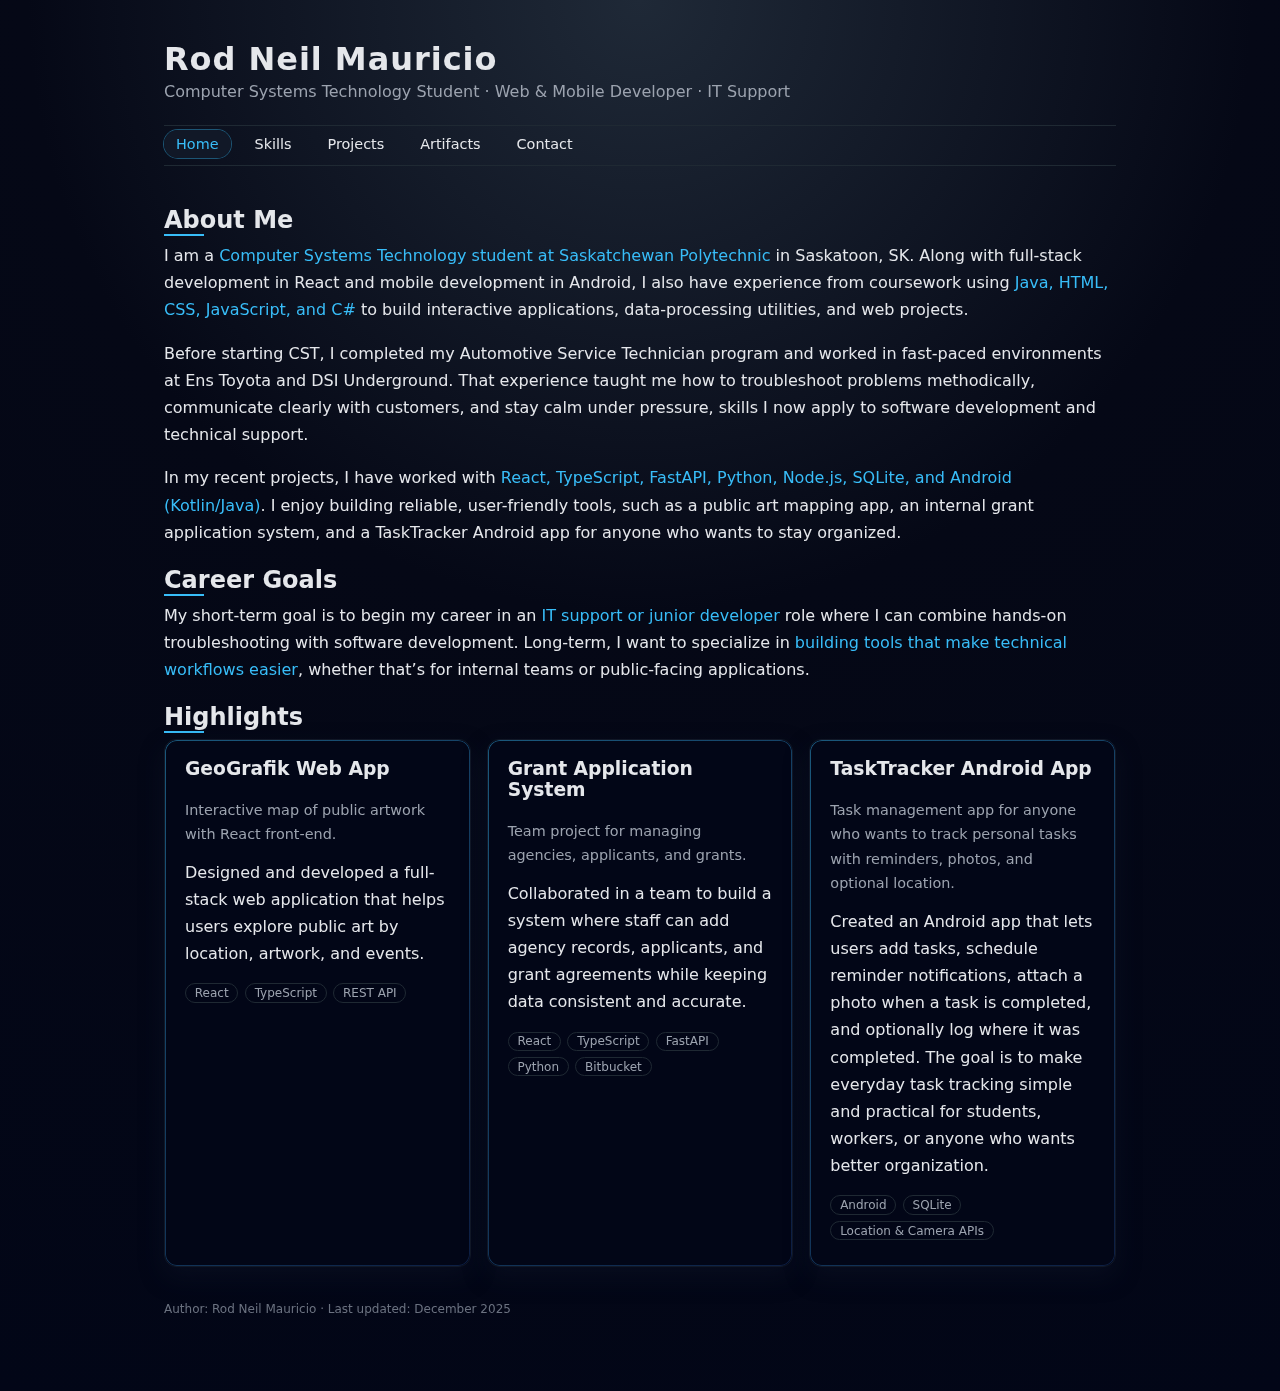
<file: index.html>
<!DOCTYPE html>
<html lang="en">
<head>
    <meta charset="UTF-8" />
    <title>Home · Rod Neil Mauricio</title>
    <link rel="stylesheet" href="assets/style.css" />
</head>
<body>
<div class="site-wrapper">
    <!-- Header + nav -->
    <header>
        <div class="site-title">Rod Neil Mauricio</div>
        <div class="site-tagline">
            Computer Systems Technology Student · Web & Mobile Developer · IT Support
        </div>
    </header>

    <nav>
        <ul>
            <li><a href="index.html" class="active">Home</a></li>
            <li><a href="skills.html">Skills</a></li>
            <li><a href="projects.html">Projects</a></li>
            <li><a href="artifacts.html">Artifacts</a></li>
            <li><a href="contact.html">Contact</a></li>
        </ul>
    </nav>

    <main>
        <section>
            <h1 class="section-heading">About Me</h1>
            <p>
                I am a <span class="highlight">Computer Systems Technology student at Saskatchewan Polytechnic</span>
                in Saskatoon, SK. Along with full-stack development in React and mobile development in Android,
                I also have experience from coursework using <span class="highlight">Java, HTML, CSS, JavaScript, and C#</span>
                to build interactive applications, data-processing utilities, and web projects.
            </p>

            <p>
                Before starting CST, I completed my Automotive Service Technician program and worked in
                fast-paced environments at Ens Toyota and DSI Underground. That experience taught me how
                to troubleshoot problems methodically, communicate clearly with customers, and stay calm
                under pressure, skills I now apply to software development and technical support.
            </p>
            <p>
                In my recent projects, I have worked with <span class="highlight">React, TypeScript, FastAPI, 
                Python, Node.js, SQLite, and Android (Kotlin/Java)</span>. I enjoy building reliable, user-friendly tools,
                such as a public art mapping app, an internal grant application system, and a TaskTracker Android 
                app for anyone who wants to stay organized.
            </p>
        </section>

        <section>
            <h2 class="section-heading">Career Goals</h2>
            <p>
                My short-term goal is to begin my career in an <span class="highlight">IT support or junior developer</span>
                role where I can combine hands-on troubleshooting with software development. Long-term, I
                want to specialize in <span class="highlight">building tools that make technical workflows easier</span>,
                whether that’s for internal teams or public-facing applications.
            </p>
        </section>

        <section>
            <h2 class="section-heading">Highlights</h2>
            <div class="card-grid">
                <article class="card">
                    <h3>GeoGrafik Web App</h3>
                    <p class="card-tagline">Interactive map of public artwork with React front-end.</p>
                    <p>
                        Designed and developed a full-stack web application that helps users explore public
                        art by location, artwork, and events.
                    </p>
                    <div class="badge-row">
                        <span class="badge">React</span>
                        <span class="badge">TypeScript</span>
                        <span class="badge">REST API</span>
                    </div>
                </article>

                <article class="card">
                    <h3>Grant Application System</h3>
                    <p class="card-tagline">Team project for managing agencies, applicants, and grants.</p>
                    <p>
                        Collaborated in a team to build a system where staff can add agency records,
                        applicants, and grant agreements while keeping data consistent and accurate.
                    </p>
                    <div class="badge-row">
                        <span class="badge">React</span>
                        <span class="badge">TypeScript</span>
                        <span class="badge">FastAPI</span>
                        <span class="badge">Python</span>
                        <span class="badge">Bitbucket</span>
                    </div>
                </article>

                <article class="card">
                    <h3>TaskTracker Android App</h3>
                    <p class="card-tagline">
                        Task management app for anyone who wants to track personal tasks with reminders, photos, and optional location.
                    </p>
                    <p>
                        Created an Android app that lets users add tasks, schedule reminder notifications, attach a photo when a task is
                        completed, and optionally log where it was completed. The goal is to make everyday task tracking simple and
                        practical for students, workers, or anyone who wants better organization.
                    </p>
                    <div class="badge-row">
                        <span class="badge">Android</span>
                        <span class="badge">SQLite</span>
                        <span class="badge">Location & Camera APIs</span>
                    </div>
                </article>
            </div>
        </section>

        <p class="meta">
            Author: Rod Neil Mauricio · Last updated: December 2025
        </p>
    </main>
</div>
</body>
</html>
</file>
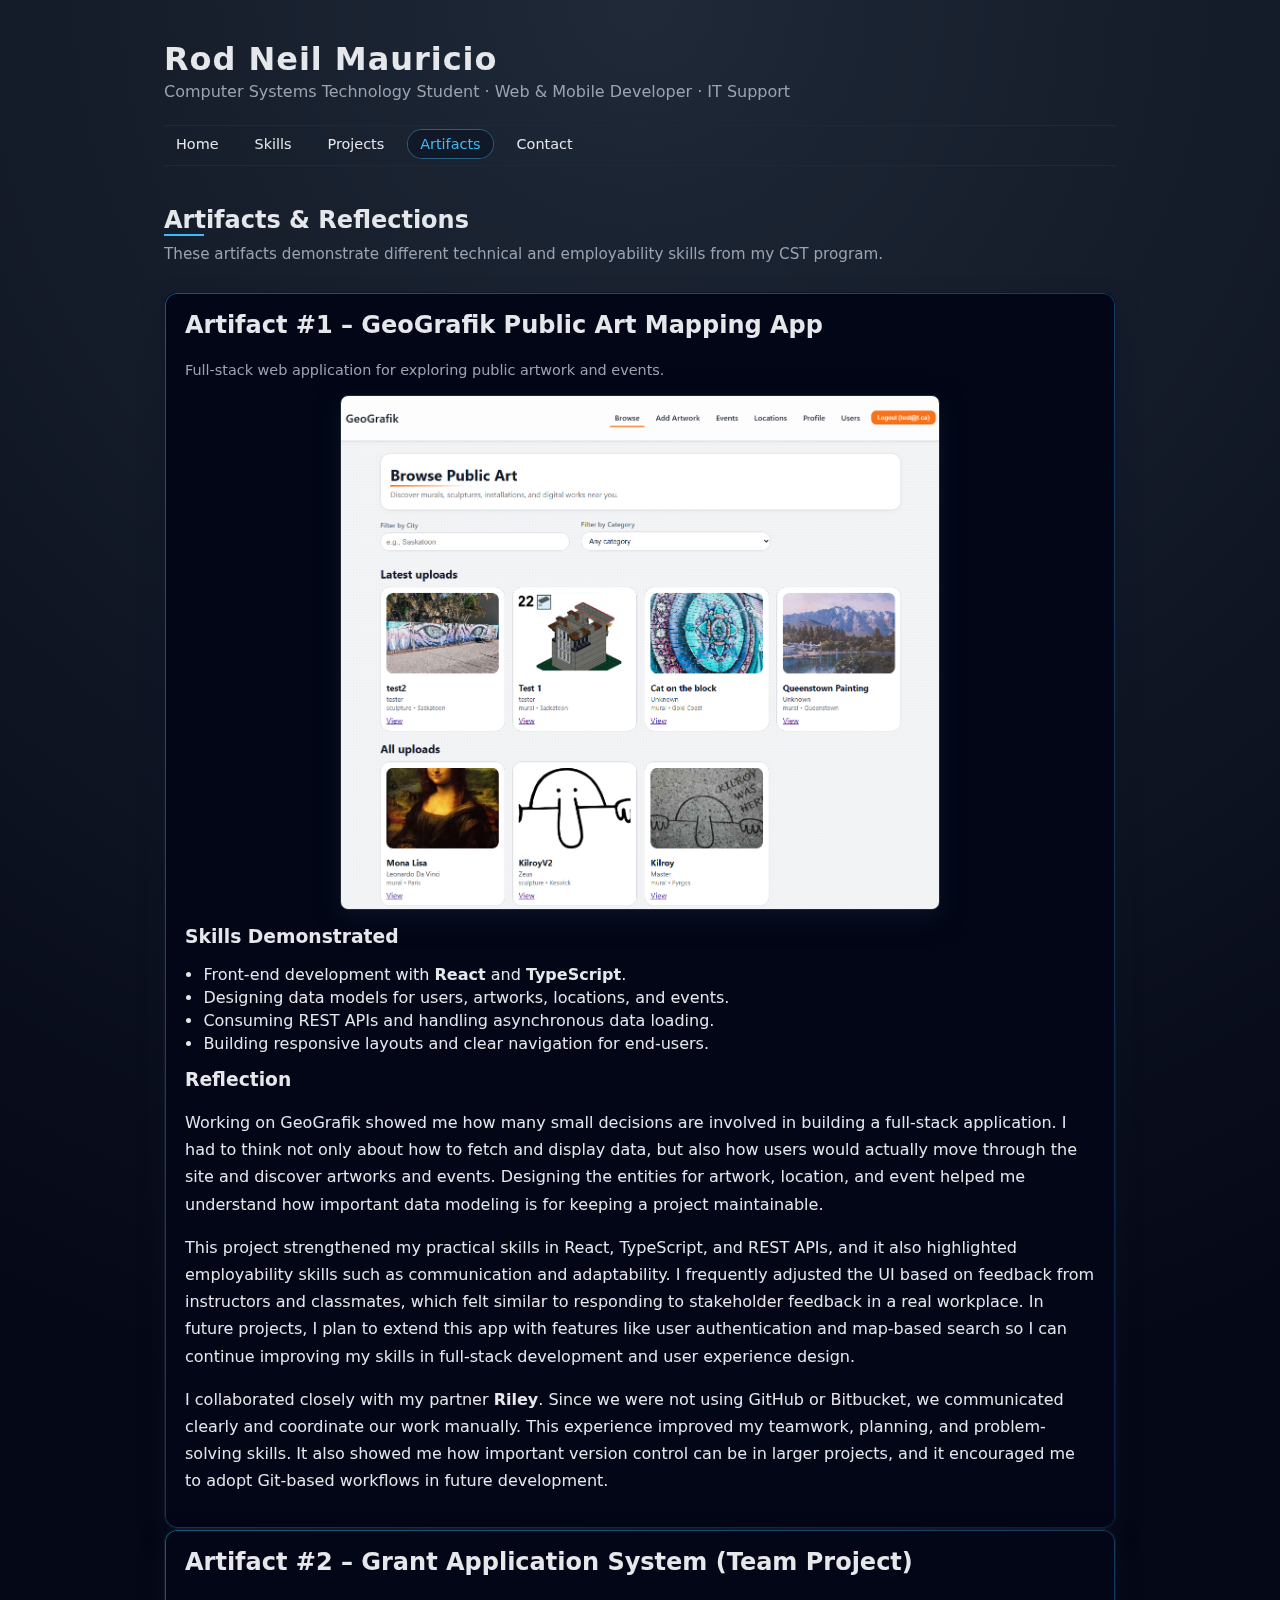
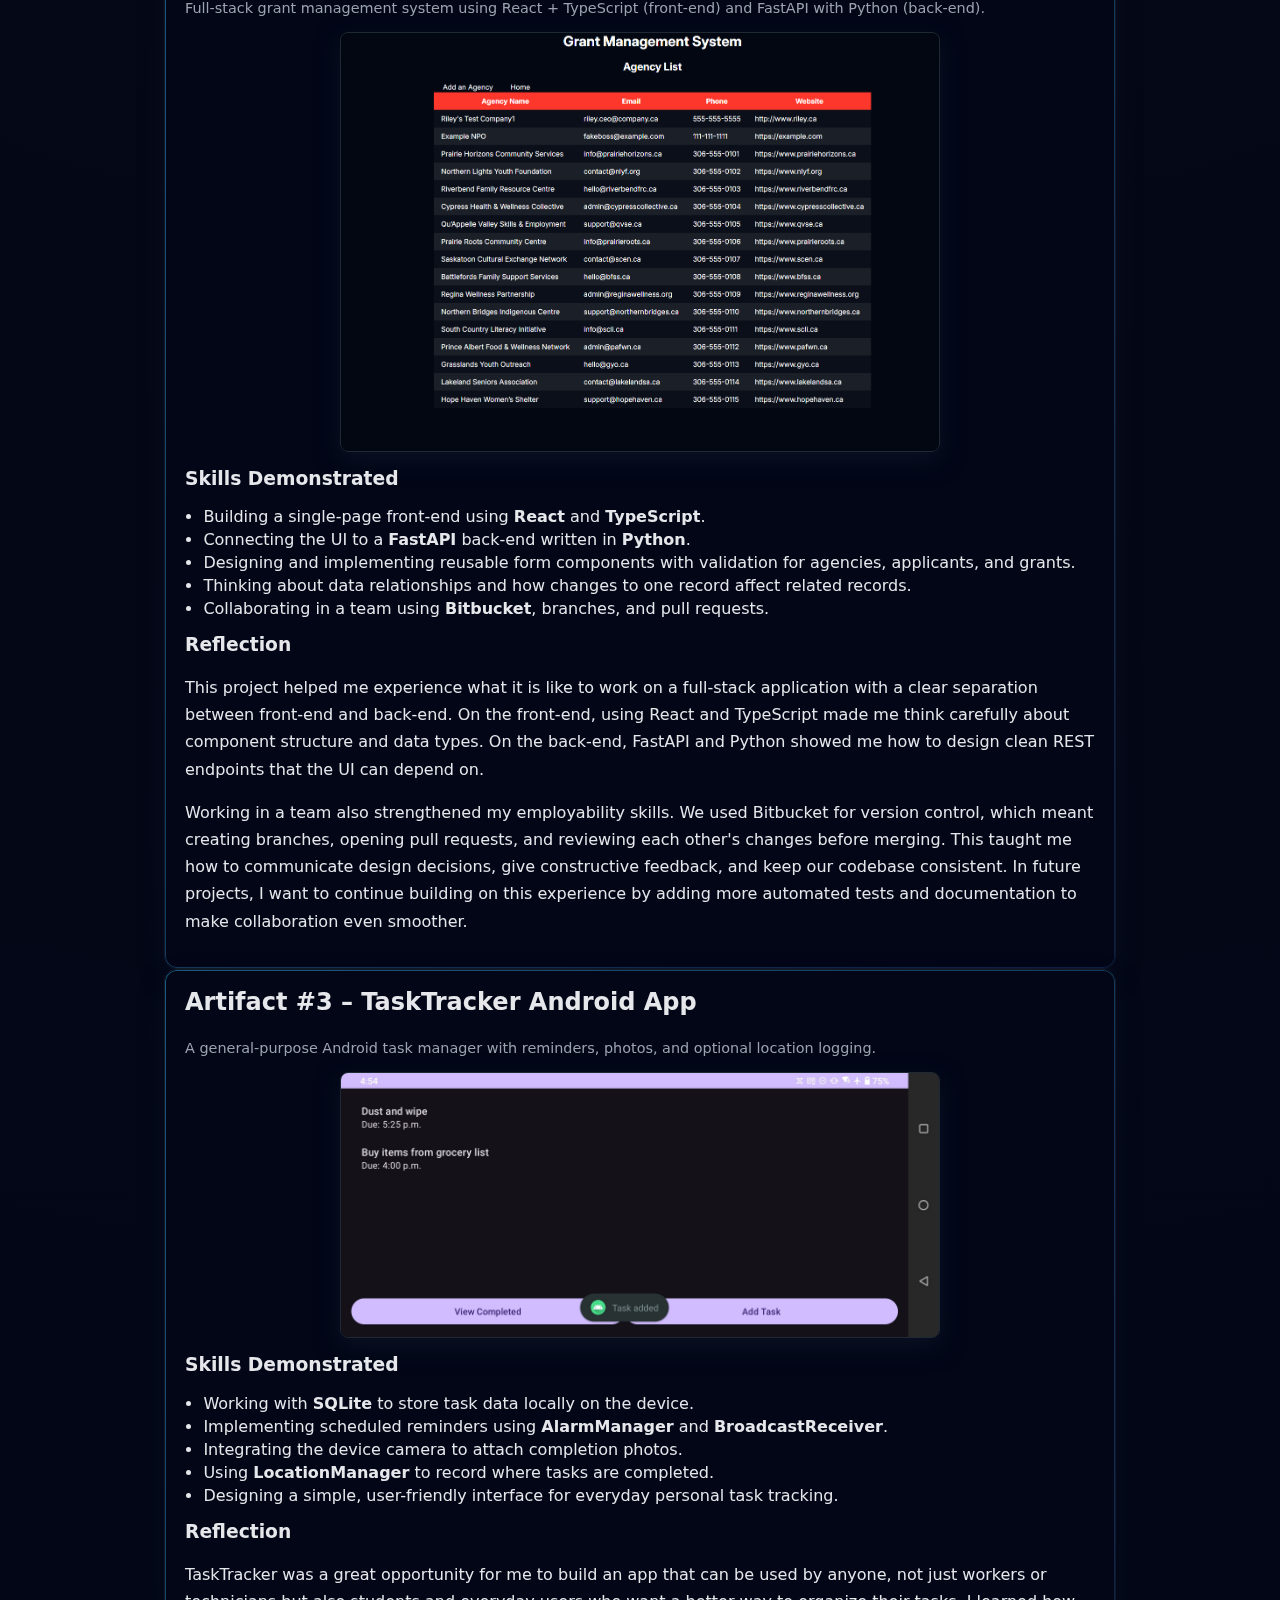
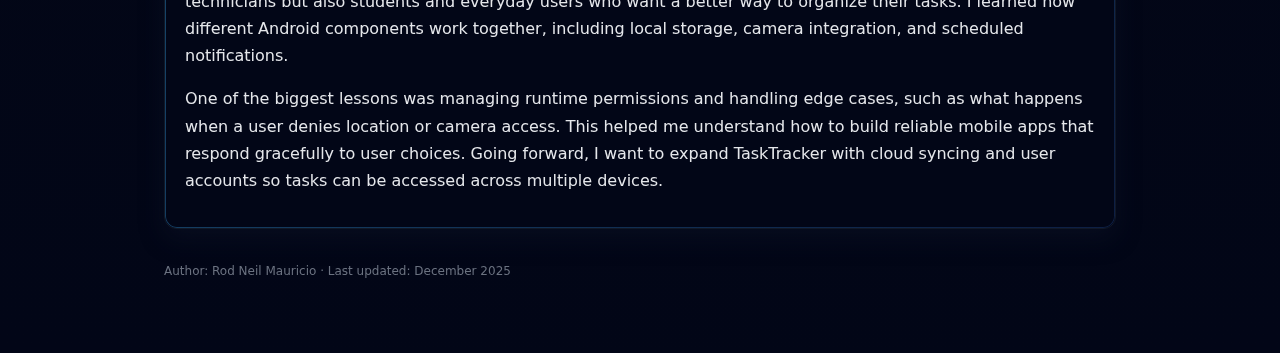
<file: artifacts.html>
<!DOCTYPE html>
<html lang="en">
<head>
    <meta charset="UTF-8" />
    <title>Artifacts · Rod Neil Mauricio</title>
    <link rel="stylesheet" href="assets/style.css" />
</head>
<body>
<div class="site-wrapper">
    <header>
        <div class="site-title">Rod Neil Mauricio</div>
        <div class="site-tagline">
            Computer Systems Technology Student · Web & Mobile Developer · IT Support
        </div>
    </header>

    <nav>
        <ul>
            <li><a href="index.html">Home</a></li>
            <li><a href="skills.html">Skills</a></li>
            <li><a href="projects.html">Projects</a></li>
            <li><a href="artifacts.html" class="active">Artifacts</a></li>
            <li><a href="contact.html">Contact</a></li>
        </ul>
    </nav>

    <main>
        <h1 class="section-heading">Artifacts & Reflections</h1>
        <p class="section-subtitle">
            These artifacts demonstrate different technical and employability skills from my CST program.
        </p>

        <!-- Artifact 1: GeoGrafik -->
        <section class="card">
            <h2>Artifact #1 – GeoGrafik Public Art Mapping App</h2>
            <p class="card-tagline">Full-stack web application for exploring public artwork and events.</p>
            <a href="images/geografik.png" target="_blank" class="project-img-link">
                <img src="images/geografik.png"
                     alt="GeoGrafik Screenshot"
                     class="project-img">
            </a>

            <h3>Skills Demonstrated</h3>
            <ul>
                <li>Front-end development with <strong>React</strong> and <strong>TypeScript</strong>.</li>
                <li>Designing data models for users, artworks, locations, and events.</li>
                <li>Consuming REST APIs and handling asynchronous data loading.</li>
                <li>Building responsive layouts and clear navigation for end-users.</li>
            </ul>

            <h3>Reflection</h3>
            <p>
                Working on GeoGrafik showed me how many small decisions are involved in building a full-stack
                application. I had to think not only about how to fetch and display data, but also how users
                would actually move through the site and discover artworks and events. Designing the entities
                for artwork, location, and event helped me understand how important data modeling is for
                keeping a project maintainable.
            </p>
            <p>
                This project strengthened my practical skills in React, TypeScript, and REST APIs, and it also
                highlighted employability skills such as communication and adaptability. I frequently adjusted
                the UI based on feedback from instructors and classmates, which felt similar to responding to
                stakeholder feedback in a real workplace. In future projects, I plan to extend this app with
                features like user authentication and map-based search so I can continue improving my skills in
                full-stack development and user experience design.
            </p>
            <p>
                I collaborated closely with my partner <strong>Riley</strong>. Since we were not using GitHub or
                Bitbucket, we communicated clearly and coordinate our work manually. This experience improved
                my teamwork, planning, and problem-solving skills. It also showed me how important version control 
                can be in larger projects, and it encouraged me to adopt Git-based workflows in future development.
            </p>
        </section>

        <!-- Artifact 2: Grant Application System -->
        <section class="card">
            <h2>Artifact #2 – Grant Application System (Team Project)</h2>
            <p class="card-tagline">
                Full-stack grant management system using React + TypeScript (front-end) and FastAPI with Python (back-end).
            </p>
            
            <a href="images/grant-system.png" target="_blank" class="project-img-link">
                <img src="images/grant-system.png"
                     alt="Grant Application System Screenshot"
                     class="project-img">
            </a>
            
            <h3>Skills Demonstrated</h3>
            <ul>
                <li>Building a single-page front-end using <strong>React</strong> and <strong>TypeScript</strong>.</li>
                <li>Connecting the UI to a <strong>FastAPI</strong> back-end written in <strong>Python</strong>.</li>
                <li>Designing and implementing reusable form components with validation for agencies, applicants, and grants.</li>
                <li>Thinking about data relationships and how changes to one record affect related records.</li>
                <li>Collaborating in a team using <strong>Bitbucket</strong>, branches, and pull requests.</li>
            </ul>
                
            <h3>Reflection</h3>
            <p>
                This project helped me experience what it is like to work on a full-stack application with a clear
                separation between front-end and back-end. On the front-end, using React and TypeScript made me think
                carefully about component structure and data types. On the back-end, FastAPI and Python showed me how
                to design clean REST endpoints that the UI can depend on.
            </p>
            <p>
                Working in a team also strengthened my employability skills. We used Bitbucket for version control, which
                meant creating branches, opening pull requests, and reviewing each other's changes before merging. This
                taught me how to communicate design decisions, give constructive feedback, and keep our codebase
                consistent. In future projects, I want to continue building on this experience by adding more automated
                tests and documentation to make collaboration even smoother.
            </p>
        </section>


        <!-- Artifact 3: TaskTracker Android App -->
        <section class="card">
            <h2>Artifact #3 – TaskTracker Android App</h2>
            <p class="card-tagline">
                A general-purpose Android task manager with reminders, photos, and optional location logging.
            </p>
            
            <a href="images/tasktracker1.png" target="_blank" class="project-img-link">
                <img src="images/tasktracker1.png"
                     alt="TaskTracker Screenshot"
                     class="project-img">
            </a>

            <h3>Skills Demonstrated</h3>
            <ul>
                <li>Working with <strong>SQLite</strong> to store task data locally on the device.</li>
                <li>Implementing scheduled reminders using <strong>AlarmManager</strong> and <strong>BroadcastReceiver</strong>.</li>
                <li>Integrating the device camera to attach completion photos.</li>
                <li>Using <strong>LocationManager</strong> to record where tasks are completed.</li>
                <li>Designing a simple, user-friendly interface for everyday personal task tracking.</li>
            </ul>
            
            <h3>Reflection</h3>
            <p>
                TaskTracker was a great opportunity for me to build an app that can be used by anyone, not just workers or 
                technicians but also students and everyday users who want a better way to organize their tasks. I learned
                how different Android components work together, including local storage, camera integration, and scheduled
                notifications.
            </p>
            
            <p>
                One of the biggest lessons was managing runtime permissions and handling edge cases, such as what happens
                when a user denies location or camera access. This helped me understand how to build reliable mobile apps
                that respond gracefully to user choices. Going forward, I want to expand TaskTracker with cloud syncing
                and user accounts so tasks can be accessed across multiple devices.
            </p>
        </section>
        <p class="meta">
            Author: Rod Neil Mauricio · Last updated: December 2025
        </p>
    </main>
</div>
    <button type="button" class="back-to-top" aria-label="Back to top">↑</button>
    <script>
      const backToTop = document.querySelector('.back-to-top');
      if (backToTop) {
        window.addEventListener('scroll', () => {
          if (window.scrollY > 300) {
            backToTop.classList.add('show');
          } else {
            backToTop.classList.remove('show');
          }
        });
    
        backToTop.addEventListener('click', () => {
          window.scrollTo({ top: 0, behavior: 'smooth' });
        });
      }
    </script>

</body>
</html>
</file>
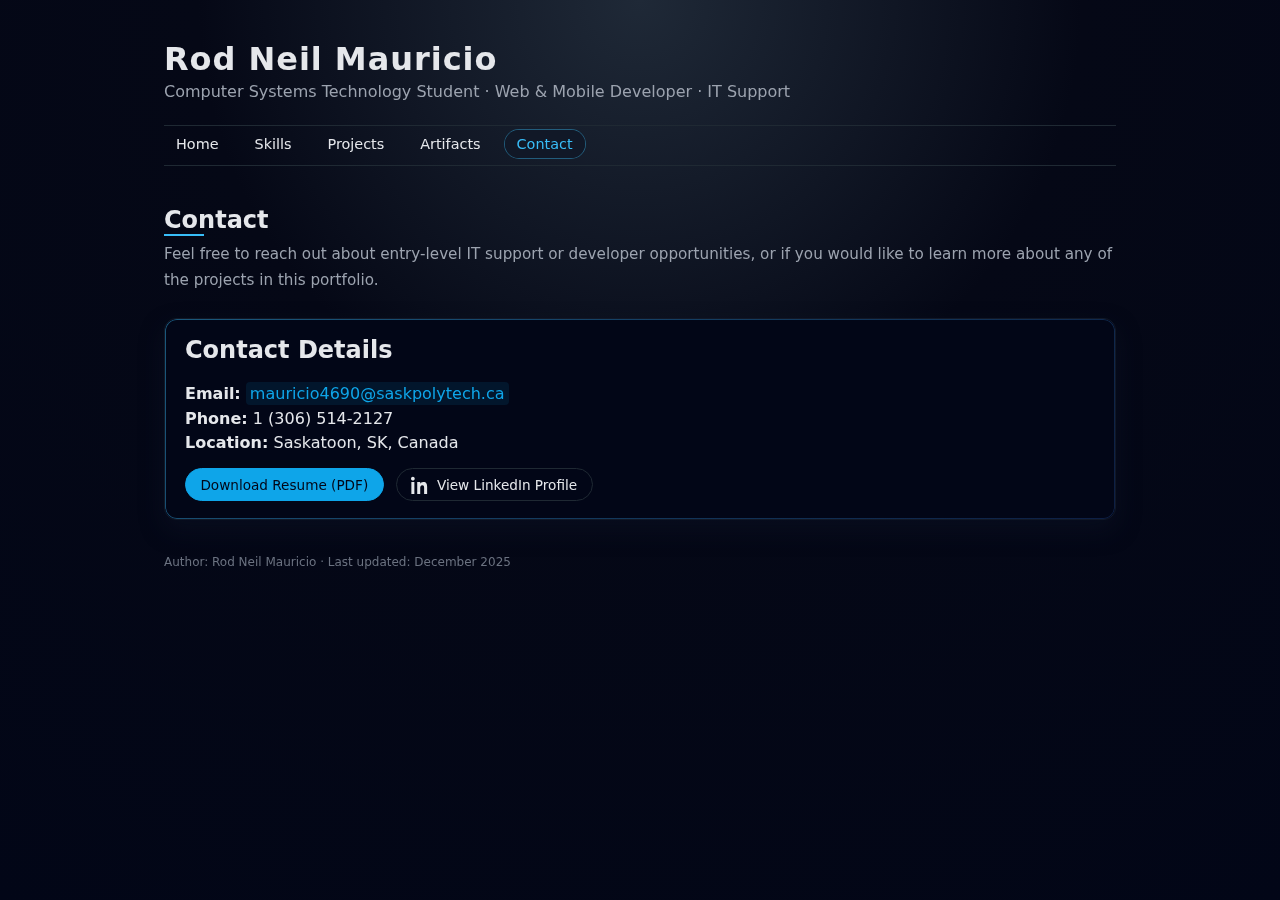
<file: contact.html>
<!DOCTYPE html>
<html lang="en">
<head>
    <meta charset="UTF-8" />
    <title>Contact · Rod Neil Mauricio</title>
    <link rel="stylesheet" href="assets/style.css" />
</head>
<body>
<div class="site-wrapper">
    <header>
        <div class="site-title">Rod Neil Mauricio</div>
        <div class="site-tagline">
            Computer Systems Technology Student · Web & Mobile Developer · IT Support
        </div>
    </header>

    <nav>
        <ul>
            <li><a href="index.html">Home</a></li>
            <li><a href="skills.html">Skills</a></li>
            <li><a href="projects.html">Projects</a></li>
            <li><a href="artifacts.html">Artifacts</a></li>
            <li><a href="contact.html" class="active">Contact</a></li>
        </ul>
    </nav>

    <main>
        <h1 class="section-heading">Contact</h1>
        <p class="section-subtitle">
            Feel free to reach out about entry-level IT support or developer opportunities, or if you would like
            to learn more about any of the projects in this portfolio.
        </p>

        <section class="card contact-card">
            <h2>Contact Details</h2>
            <ul class="contact-list">
                <li><strong>Email:</strong> <a href="mailto:mauricio4690@saskpolytech.ca">mauricio4690@saskpolytech.ca</a></li>
                <li><strong>Phone:</strong> 1 (306) 514-2127</li>
                <li><strong>Location:</strong> Saskatoon, SK, Canada</li>
            </ul>

            <div class="button-row">
                <a class="btn btn-primary" href="docs/RodMauricioResume.pdf" target="_blank" rel="noreferrer">
                    Download Resume (PDF)
                </a>
                <a class="btn btn-secondary linkedin-btn"
                   href="https://www.linkedin.com/in/roddoniiru19"
                   target="_blank"
                   rel="noreferrer">
                    
                    <svg xmlns="http://www.w3.org/2000/svg" 
                         width="18" height="18" viewBox="0 0 24 24" 
                         fill="currentColor" aria-hidden="true">
                         <path d="M4.98 3.5C4.98 4.88 3.88 6 2.5 6S0 4.88 0 3.5 1.12 1 2.5 1 4.98 2.12 4.98 3.5zM.5 8h4V24h-4V8zM8.5 8h3.8v2.2h.1c.5-.9 1.8-2.2 4-2.2 4.3 0 5.1 2.8 5.1 6.4V24h-4v-7.7c0-1.8 0-4-2.4-4-2.4 0-2.8 1.9-2.8 3.8V24h-4V8z"/>
                    </svg>
                    
                    <span>View LinkedIn Profile</span>
                </a>
            </div>
        </section>

        <p class="meta">
            Author: Rod Neil Mauricio · Last updated: December 2025
        </p>
    </main>
</div>
</body>
</html>
</file>
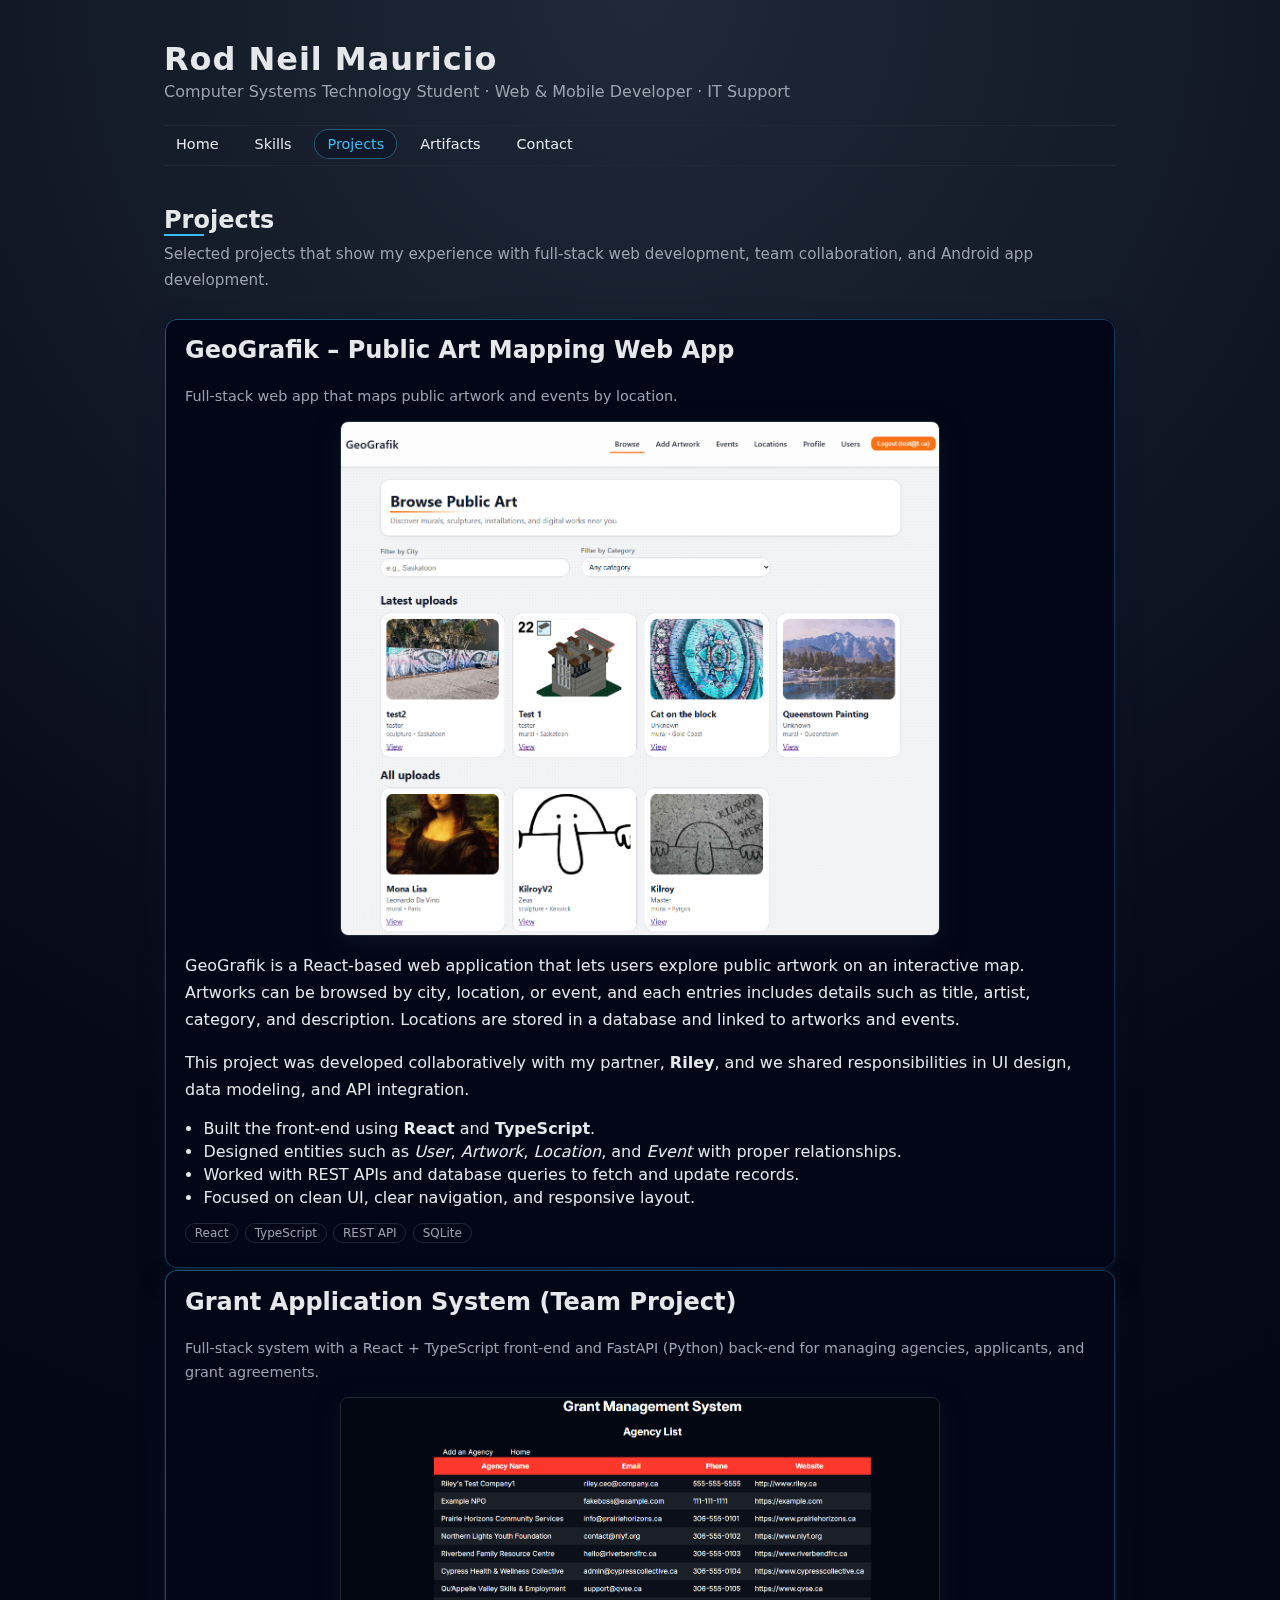
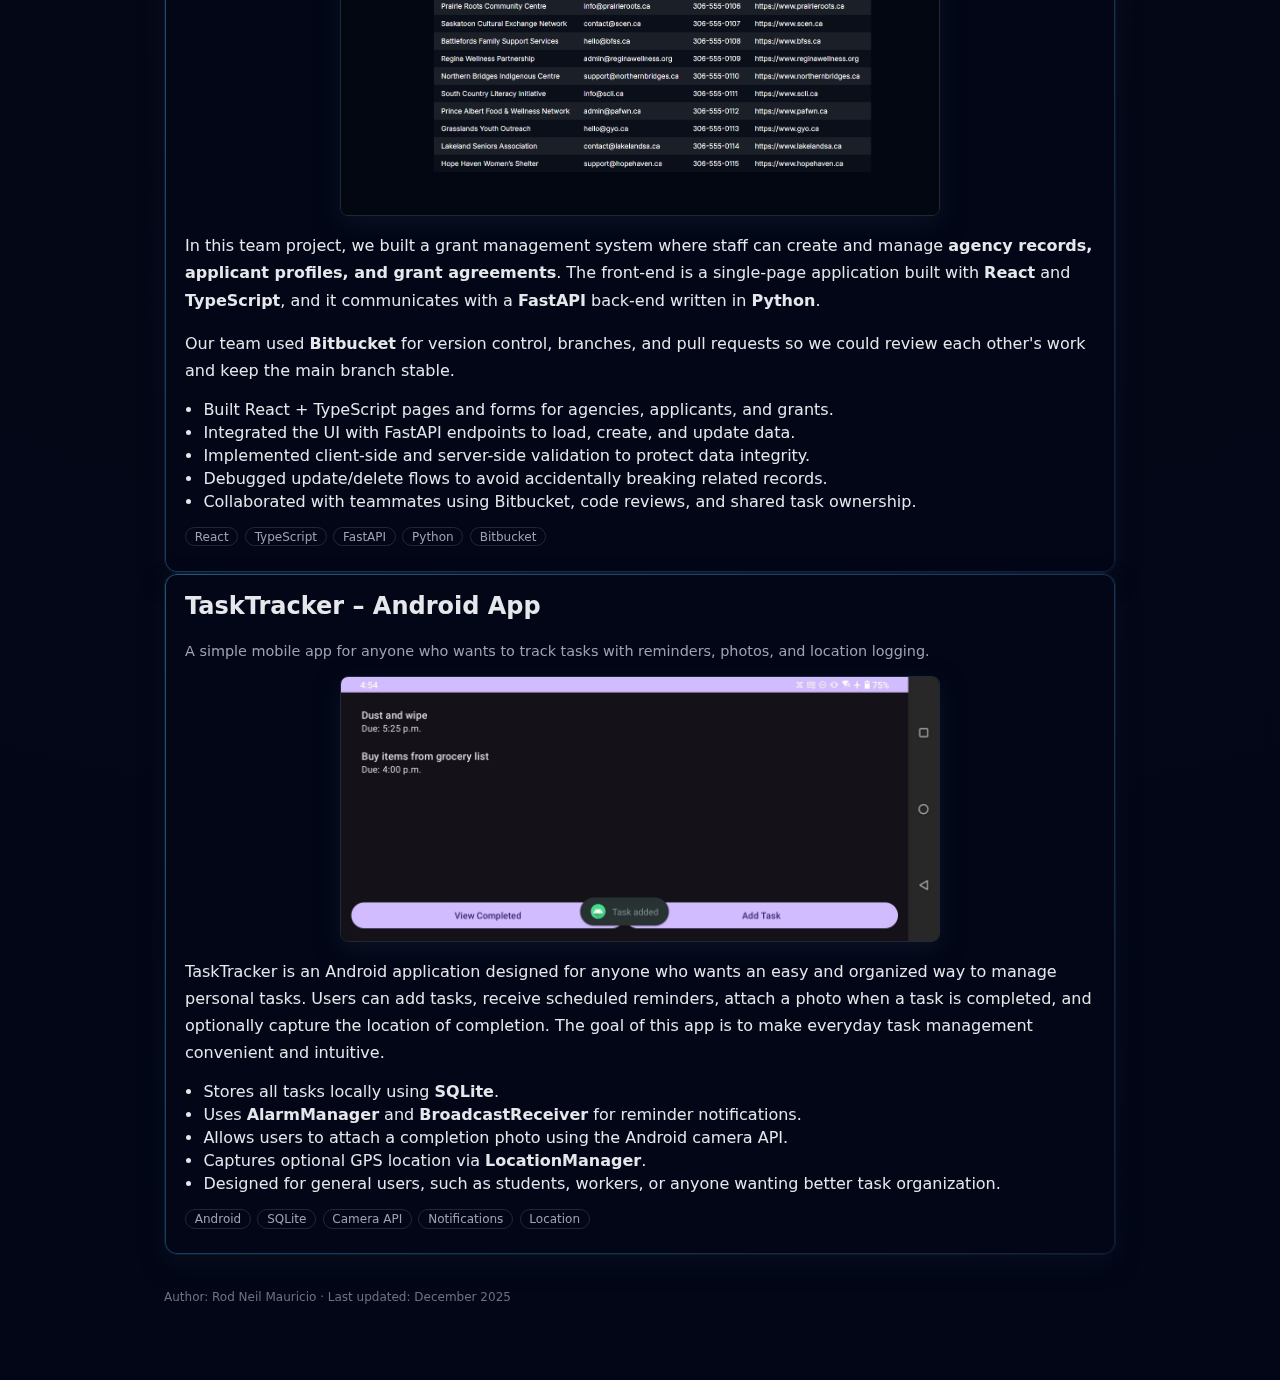
<file: projects.html>
<!DOCTYPE html>
<html lang="en">
<head>
    <meta charset="UTF-8" />
    <title>Projects · Rod Neil Mauricio</title>
    <link rel="stylesheet" href="assets/style.css" />
</head>
<body>
<div class="site-wrapper">
    <header>
        <div class="site-title">Rod Neil Mauricio</div>
        <div class="site-tagline">
            Computer Systems Technology Student · Web & Mobile Developer · IT Support
        </div>
    </header>

    <nav>
        <ul>
            <li><a href="index.html">Home</a></li>
            <li><a href="skills.html">Skills</a></li>
            <li><a href="projects.html" class="active">Projects</a></li>
            <li><a href="artifacts.html">Artifacts</a></li>
            <li><a href="contact.html">Contact</a></li>
        </ul>
    </nav>

    <main>
        <h1 class="section-heading">Projects</h1>
        <p class="section-subtitle">
            Selected projects that show my experience with full-stack web development, team collaboration,
            and Android app development.
        </p>

        <section class="card">
            <h2>GeoGrafik – Public Art Mapping Web App</h2>
            <p class="card-tagline">
                Full-stack web app that maps public artwork and events by location.
            </p>
            <img src="images/geografik.png"
                 alt="GeoGrafik Screenshot"
                 class="project-img">
            <p>
                GeoGrafik is a React-based web application that lets users explore public artwork on an
                interactive map. Artworks can be browsed by city, location, or event, and each entries
                includes details such as title, artist, category, and description. Locations are stored in a
                database and linked to artworks and events.
            </p>
            <p>
                This project was developed collaboratively with my partner, <strong>Riley</strong>, and we shared responsibilities
                in UI design, data modeling, and API integration.
            </p>
            <ul>
                <li>Built the front-end using <strong>React</strong> and <strong>TypeScript</strong>.</li>
                <li>Designed entities such as <em>User</em>, <em>Artwork</em>, <em>Location</em>, and <em>Event</em> with proper relationships.</li>
                <li>Worked with REST APIs and database queries to fetch and update records.</li>
                <li>Focused on clean UI, clear navigation, and responsive layout.</li>
            </ul>
            <div class="badge-row">
                <span class="badge">React</span>
                <span class="badge">TypeScript</span>
                <span class="badge">REST API</span>
                <span class="badge">SQLite</span>
            </div>
        </section>

        <section class="card">
            <h2>Grant Application System (Team Project)</h2>
            <p class="card-tagline">
                Full-stack system with a React + TypeScript front-end and FastAPI (Python) back-end
                for managing agencies, applicants, and grant agreements.
            </p>
            <img src="images/grant-system.png"
               alt="Grant Application System Screenshot"
               class="project-img">
            <p>
                In this team project, we built a grant management system where staff can create and manage
                <strong>agency records, applicant profiles, and grant agreements</strong>. The front-end is a
                single-page application built with <strong>React</strong> and <strong>TypeScript</strong>, and it
                communicates with a <strong>FastAPI</strong> back-end written in <strong>Python</strong>.
            </p>
            <p>
                Our team used <strong>Bitbucket</strong> for version control, branches, and pull requests so we
                could review each other's work and keep the main branch stable.
            </p>
            <ul>
                <li>Built React + TypeScript pages and forms for agencies, applicants, and grants.</li>
                <li>Integrated the UI with FastAPI endpoints to load, create, and update data.</li>
                <li>Implemented client-side and server-side validation to protect data integrity.</li>
                <li>Debugged update/delete flows to avoid accidentally breaking related records.</li>
                <li>Collaborated with teammates using Bitbucket, code reviews, and shared task ownership.</li>
            </ul>
            <div class="badge-row">
                <span class="badge">React</span>
                <span class="badge">TypeScript</span>
                <span class="badge">FastAPI</span>
                <span class="badge">Python</span>
                <span class="badge">Bitbucket</span>
            </div>
        </section>

        <section class="card">
            <h2>TaskTracker – Android App</h2>
            <p class="card-tagline">
                A simple mobile app for anyone who wants to track tasks with reminders, photos, and location logging.
            </p>
            
            <img src="images/tasktracker1.png"
            alt="TaskTracker Screenshot"
            class="project-img">
            
            <p>
                TaskTracker is an Android application designed for anyone who wants an easy and organized way to manage
                personal tasks. Users can add tasks, receive scheduled reminders, attach a photo when a task is completed,
                and optionally capture the location of completion. The goal of this app is to make everyday task
                management convenient and intuitive.
            </p>
            
            <ul>
                <li>Stores all tasks locally using <strong>SQLite</strong>.</li>
                <li>Uses <strong>AlarmManager</strong> and <strong>BroadcastReceiver</strong> for reminder notifications.</li>
                <li>Allows users to attach a completion photo using the Android camera API.</li>
                <li>Captures optional GPS location via <strong>LocationManager</strong>.</li>
                <li>Designed for general users, such as students, workers, or anyone wanting better task organization.</li>
            </ul>
            
            <div class="badge-row">
                <span class="badge">Android</span>
                <span class="badge">SQLite</span>
                <span class="badge">Camera API</span>
                <span class="badge">Notifications</span>
                <span class="badge">Location</span>
            </div>
        </section>

        <p class="meta">
            Author: Rod Neil Mauricio · Last updated: December 2025
        </p>
    </main>
</div>
</body>
</html>
</file>
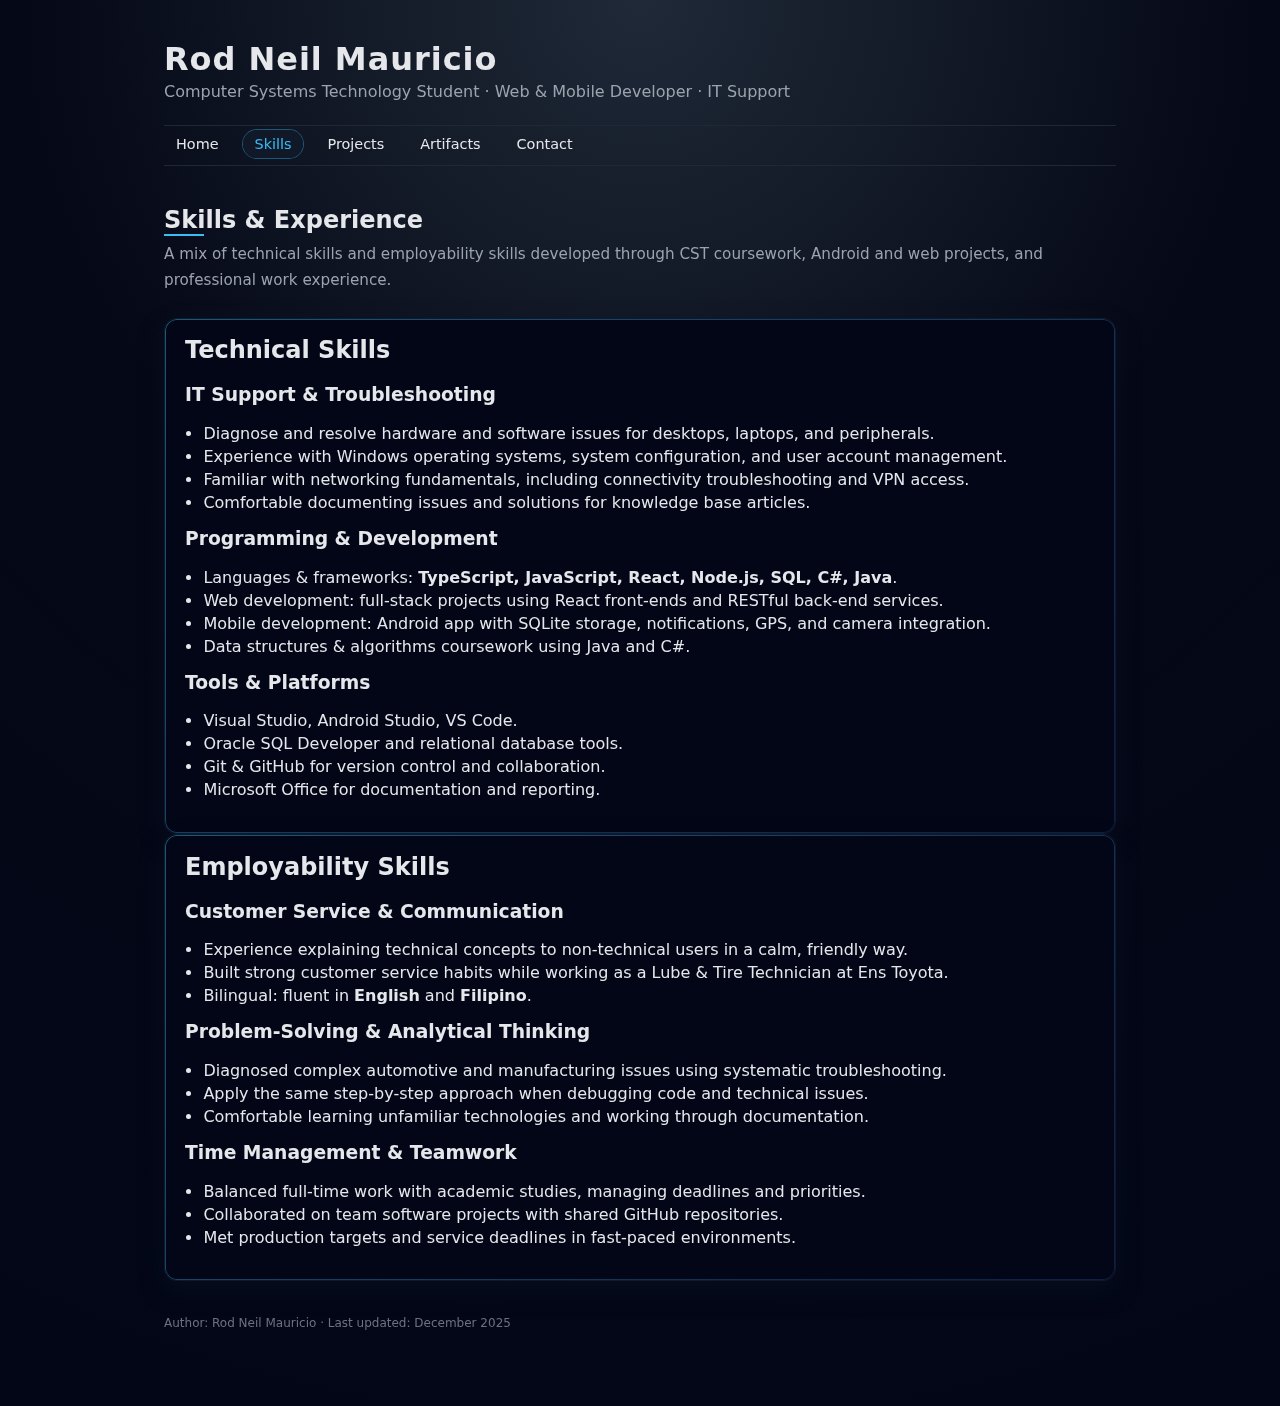
<file: skills.html>
<!DOCTYPE html>
<html lang="en">
<head>
    <meta charset="UTF-8" />
    <title>Skills · Rod Neil Mauricio</title>
    <link rel="stylesheet" href="assets/style.css" />
</head>
<body>
<div class="site-wrapper">
    <header>
        <div class="site-title">Rod Neil Mauricio</div>
        <div class="site-tagline">
            Computer Systems Technology Student · Web & Mobile Developer · IT Support
        </div>
    </header>

    <nav>
        <ul>
            <li><a href="index.html">Home</a></li>
            <li><a href="skills.html" class="active">Skills</a></li>
            <li><a href="projects.html">Projects</a></li>
            <li><a href="artifacts.html">Artifacts</a></li>
            <li><a href="contact.html">Contact</a></li>
        </ul>
    </nav>

    <main>
        <h1 class="section-heading">Skills & Experience</h1>
        <p class="section-subtitle">
            A mix of technical skills and employability skills developed through CST coursework,
            Android and web projects, and professional work experience.
        </p>

        <section class="card">
            <h2>Technical Skills</h2>

            <h3>IT Support & Troubleshooting</h3>
            <ul>
                <li>Diagnose and resolve hardware and software issues for desktops, laptops, and peripherals.</li>
                <li>Experience with Windows operating systems, system configuration, and user account management.</li>
                <li>Familiar with networking fundamentals, including connectivity troubleshooting and VPN access.</li>
                <li>Comfortable documenting issues and solutions for knowledge base articles.</li>
            </ul>

            <h3>Programming & Development</h3>
            <ul>
                <li>Languages & frameworks: <strong>TypeScript, JavaScript, React, Node.js, SQL, C#, Java</strong>.</li>
                <li>Web development: full-stack projects using React front-ends and RESTful back-end services.</li>
                <li>Mobile development: Android app with SQLite storage, notifications, GPS, and camera integration.</li>
                <li>Data structures & algorithms coursework using Java and C#.</li>
            </ul>

            <h3>Tools & Platforms</h3>
            <ul>
                <li>Visual Studio, Android Studio, VS Code.</li>
                <li>Oracle SQL Developer and relational database tools.</li>
                <li>Git & GitHub for version control and collaboration.</li>
                <li>Microsoft Office for documentation and reporting.</li>
            </ul>
        </section>

        <section class="card">
            <h2>Employability Skills</h2>

            <h3>Customer Service & Communication</h3>
            <ul>
                <li>Experience explaining technical concepts to non-technical users in a calm, friendly way.</li>
                <li>Built strong customer service habits while working as a Lube & Tire Technician at Ens Toyota.</li>
                <li>Bilingual: fluent in <strong>English</strong> and <strong>Filipino</strong>. </li>
            </ul>

            <h3>Problem-Solving & Analytical Thinking</h3>
            <ul>
                <li>Diagnosed complex automotive and manufacturing issues using systematic troubleshooting.</li>
                <li>Apply the same step-by-step approach when debugging code and technical issues.</li>
                <li>Comfortable learning unfamiliar technologies and working through documentation.</li>
            </ul>

            <h3>Time Management & Teamwork</h3>
            <ul>
                <li>Balanced full-time work with academic studies, managing deadlines and priorities.</li>
                <li>Collaborated on team software projects with shared GitHub repositories.</li>
                <li>Met production targets and service deadlines in fast-paced environments.</li>
            </ul>
        </section>

        <p class="meta">
            Author: Rod Neil Mauricio · Last updated: December 2025
        </p>
    </main>
</div>
    <button type="button" class="back-to-top" aria-label="Back to top">↑</button>
    <script>
      const backToTop = document.querySelector('.back-to-top');
      if (backToTop) {
        window.addEventListener('scroll', () => {
          if (window.scrollY > 300) {
            backToTop.classList.add('show');
          } else {
            backToTop.classList.remove('show');
          }
        });
    
        backToTop.addEventListener('click', () => {
          window.scrollTo({ top: 0, behavior: 'smooth' });
        });
      }
    </script>
</body>
</html>
</file>
<file: assets/style.css>
/* ---------------- Base layout ---------------- */

* {
    box-sizing: border-box;
}

html, body {
    margin: 0;
    padding: 0;
    font-family: system-ui, -apple-system, BlinkMacSystemFont, "Segoe UI", sans-serif;
    background: radial-gradient(circle at top, #1f2937 0, #050816 40%, #020617 100%);
    color: #e5e7eb;
    scroll-behavior: smooth;
}

body {
    min-height: 100vh;
    display: flex;
    flex-direction: column;
    position: relative;
}

/* soft radial glow overlay */
body::before {
    content: "";
    position: fixed;
    inset: 0;
    pointer-events: none;
    background: radial-gradient(circle at top, rgba(56,189,248,0.16), transparent 55%);
    z-index: -1;
}

/* ---------------- Layout containers ---------------- */

.site-wrapper {
    max-width: 1000px;
    margin: 0 auto;
    padding: 1.5rem;
}

header {
    padding: 1rem 0 0.5rem;
}

.site-title {
    font-size: 2rem;
    font-weight: 700;
    letter-spacing: 0.03em;
}

.site-tagline {
    color: #9ca3af;
    margin-top: 0.25rem;
}

/* ---------------- Navigation ---------------- */

nav {
    margin-top: 1rem;
    border-top: 1px solid #1f2933;
    border-bottom: 1px solid #1f2933;
}

nav ul {
    list-style: none;
    margin: 0;
    padding: 0.5rem 0;
    display: flex;
    flex-wrap: wrap;
    gap: 0.75rem;
}

nav a {
    text-decoration: none;
    color: #e5e7eb;
    padding: 0.35rem 0.75rem;
    border-radius: 9999px;
    font-size: 0.9rem;
    transition: background 0.15s ease, color 0.15s ease, transform 0.1s ease, box-shadow 0.15s ease;
}

nav a:hover,
nav a:focus {
    background: #0f172a;
    color: #38bdf8;
    transform: translateY(-1px);
}

nav a.active {
    background: #111827;
    color: #38bdf8;
    box-shadow: 0 0 0 1px rgba(56,189,248,0.4);
}

/* ---------------- Main content ---------------- */

main {
    flex: 1;
    padding: 1.5rem 0 2rem;
}

.section-heading {
    font-size: 1.5rem;
    margin-bottom: 0.5rem;
    position: relative;
}

/* animated underline for section headings */
.section-heading::after {
    content: "";
    position: absolute;
    bottom: -2px;
    left: 0;
    width: 40px;
    height: 2px;
    background: #38bdf8;
    transition: width 0.3s ease;
}

.section-heading:hover::after {
    width: 80px;
}

.section-subtitle {
    color: #9ca3af;
    font-size: 0.95rem;
    margin-bottom: 1.5rem;
}

.card-grid {
    display: grid;
    grid-template-columns: repeat(auto-fit, minmax(260px, 1fr));
    gap: 1rem;
}

/* ---------------- Cards ---------------- */

.card {
    position: relative;
    background: #020617;
    border-radius: 0.75rem;
    padding: 1.1rem 1.25rem;
    border: 1px solid #111827;
    box-shadow: 0 10px 25px rgba(15, 23, 42, 0.4);
    transition:
        transform 0.18s ease,
        box-shadow 0.18s ease,
        border-color 0.18s ease;
}

/* subtle glowing border */
.card::before {
    content: "";
    position: absolute;
    inset: 0;
    border-radius: inherit;
    padding: 1px;
    background: linear-gradient(135deg, rgba(56,189,248,0.45), rgba(59,130,246,0.2));
    -webkit-mask:
        linear-gradient(#000 0 0) content-box,
        linear-gradient(#000 0 0);
    -webkit-mask-composite: xor;
    mask-composite: exclude;
    pointer-events: none;
}

.card:hover {
    transform: translateY(-4px) rotateX(1deg) rotateY(-1deg);
    box-shadow: 0 16px 35px rgba(15, 23, 42, 0.7);
    border-color: #1f2937;
}

.card h2,
.card h3,
.card h4 {
    margin-top: 0;
}

.card-tagline {
    color: #9ca3af;
    font-size: 0.9rem;
    margin-bottom: 0.75rem;
}

.badge-row {
    display: flex;
    flex-wrap: wrap;
    gap: 0.4rem;
    margin: 0.5rem 0;
}

.badge {
    display: inline-flex;
    align-items: center;
    padding: 0.1rem 0.55rem;
    border-radius: 9999px;
    border: 1px solid #1f2933;
    font-size: 0.75rem;
    color: #9ca3af;
    transition: background 0.2s ease, color 0.2s ease, border-color 0.2s ease, transform 0.1s ease;
}

.badge:hover {
    background: #1e3a8a;
    color: #e5e7eb;
    border-color: #1e3a8a;
    transform: translateY(-1px);
}

/* ---------------- Lists & text ---------------- */

p {
    line-height: 1.7;
    margin-top: 0.4rem;
    margin-bottom: 1rem;
}

ul {
    padding-left: 1.15rem;
}

li {
    margin-bottom: 0.25rem;
}

.highlight {
    color: #38bdf8;
}

/* ---------------- Buttons & links ---------------- */

.button-row {
    display: flex;
    flex-wrap: wrap;
    gap: 0.75rem;
    margin-top: 0.75rem;
}

.btn {
    display: inline-flex;
    align-items: center;
    gap: 0.35rem;
    padding: 0.4rem 0.9rem;
    border-radius: 9999px;
    border: 1px solid #1f2933;
    background: #020617;
    color: #e5e7eb;
    font-size: 0.85rem;
    text-decoration: none;
    cursor: pointer;
    transition: background 0.15s ease, border-color 0.15s ease, transform 0.1s ease, box-shadow 0.15s ease;
}

.btn:hover,
.btn:focus {
    background: #111827;
    border-color: #38bdf8;
    transform: translateY(-1px);
    box-shadow: 0 8px 20px rgba(15,23,42,0.6);
}

.btn-primary {
    background: #0ea5e9;
    border-color: #0ea5e9;
    color: #020617;
}

.btn-primary:hover,
.btn-primary:focus {
    background: #38bdf8;
    border-color: #38bdf8;
}

/* LinkedIn + GitHub buttons (with icons) */
.btn-linkedin {
    background-color: #0A66C2;
    color: white;
}

.btn-linkedin:hover {
    background-color: #004182;
}

.linkedin-btn,
.github-btn {
    display: inline-flex;
    align-items: center;
    gap: 0.5rem;
}

.linkedin-btn svg,
.github-btn svg {
    display: inline-block;
}

/* ---------------- Contact / meta ---------------- */

.contact-list {
    list-style: none;
    padding: 0;
}

.contact-list li {
    margin-bottom: 0.35rem;
}

/* style only links in the contact list, not buttons */
.contact-list a {
    color: #0ea5e9;
    padding: 2px 4px;
    border-radius: 4px;
    background: rgba(14,165,233,0.1);
    text-decoration: none;
}

.contact-list a:hover {
    background: rgba(56,189,248,0.16);
}

.meta {
    margin-top: 2rem;
    font-size: 0.75rem;
    color: #6b7280;
}

/* ---------------- Project images ---------------- */

.project-img-link {
    display: block;
    text-decoration: none;
}

.project-img {
    width: 100%;
    max-width: 600px;
    height: auto;
    display: block;
    margin: 0 auto 1rem;
    border-radius: 8px;
    border: 1px solid #1f2933;
    box-shadow: 0 8px 24px rgba(15,23,42,0.7);
}

/* ---------------- Back to top button ---------------- */

.back-to-top {
    position: fixed;
    right: 1.5rem;
    bottom: 1.5rem;
    width: 2.3rem;
    height: 2.3rem;
    border-radius: 9999px;
    border: 1px solid #1f2933;
    background: #020617;
    color: #e5e7eb;
    display: none;
    align-items: center;
    justify-content: center;
    font-size: 1.1rem;
    cursor: pointer;
    box-shadow: 0 10px 25px rgba(15,23,42,0.7);
    transition: background 0.15s ease, transform 0.1s ease, border-color 0.15s ease;
    z-index: 50;
}

.back-to-top.show {
    display: flex;
}

.back-to-top:hover {
    background: #111827;
    border-color: #38bdf8;
    transform: translateY(-2px);
}

/* ---------------- Scrollbar (desktop) ---------------- */

::-webkit-scrollbar {
    width: 8px;
}

::-webkit-scrollbar-thumb {
    background: #1e3a8a;
    border-radius: 4px;
}

::-webkit-scrollbar-thumb:hover {
    background: #3b82f6;
}

::-webkit-scrollbar-track {
    background: #020617;
}

/* ---------------- Animations ---------------- */

section {
    animation: fadeUp 0.6s ease both;
}

@keyframes fadeUp {
    from {
        opacity: 0;
        transform: translateY(15px);
    }
    to {
        opacity: 1;
        transform: translateY(0);
    }
}

/* ---------------- Responsive ---------------- */

@media (max-width: 640px) {
    .site-wrapper {
        padding: 1rem;
    }
}
</file>
